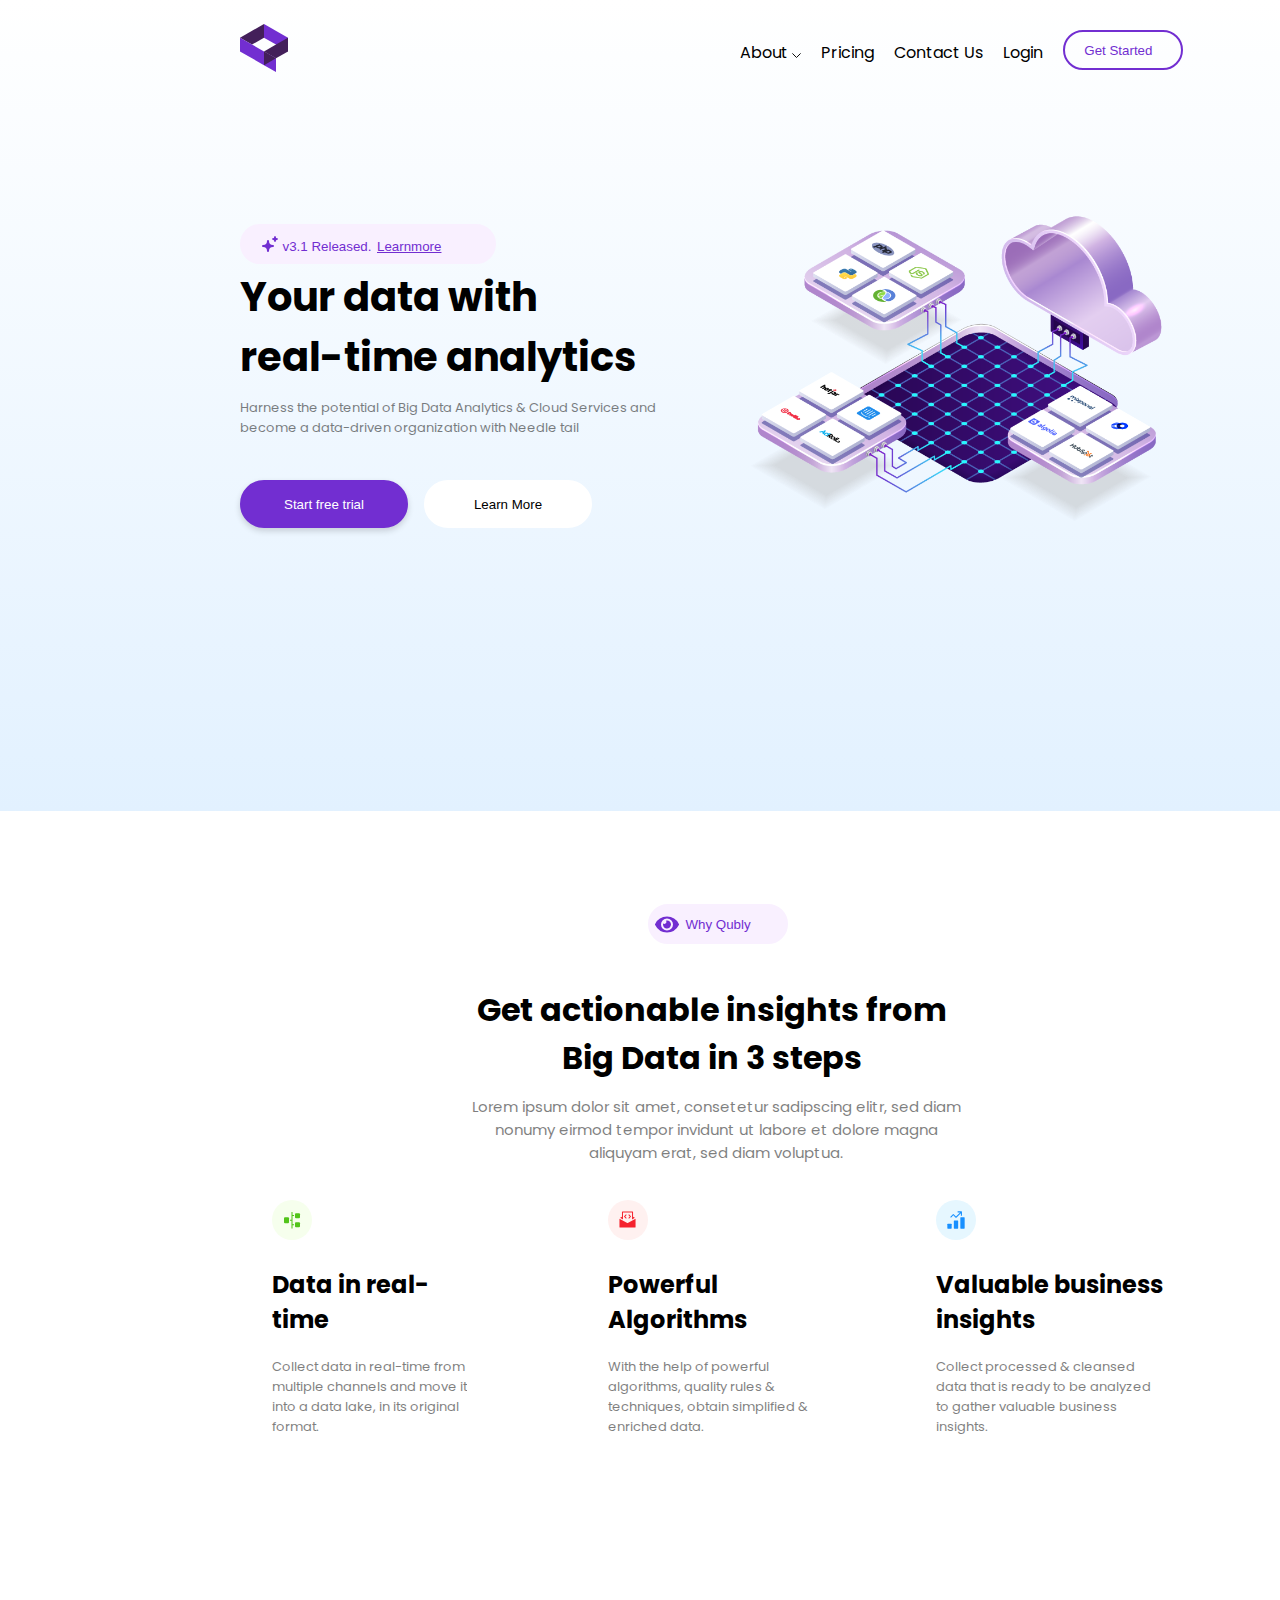
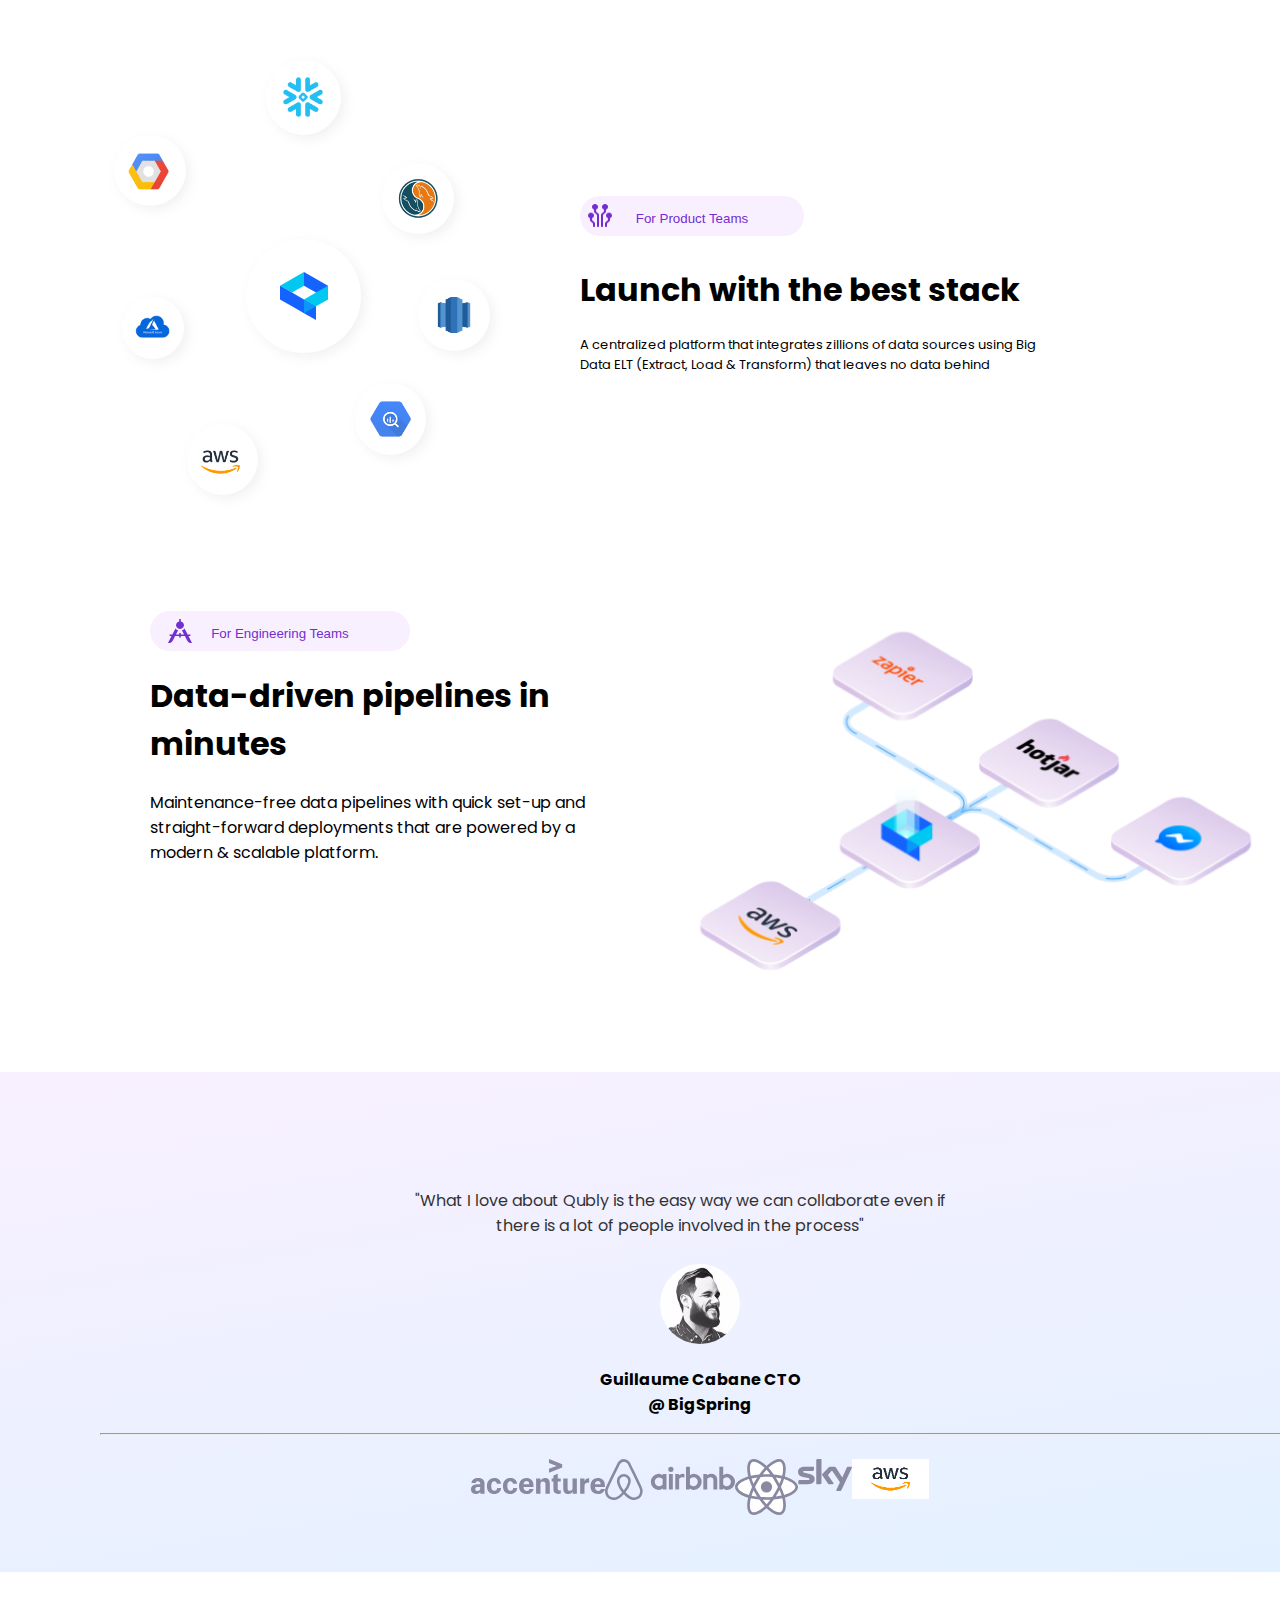
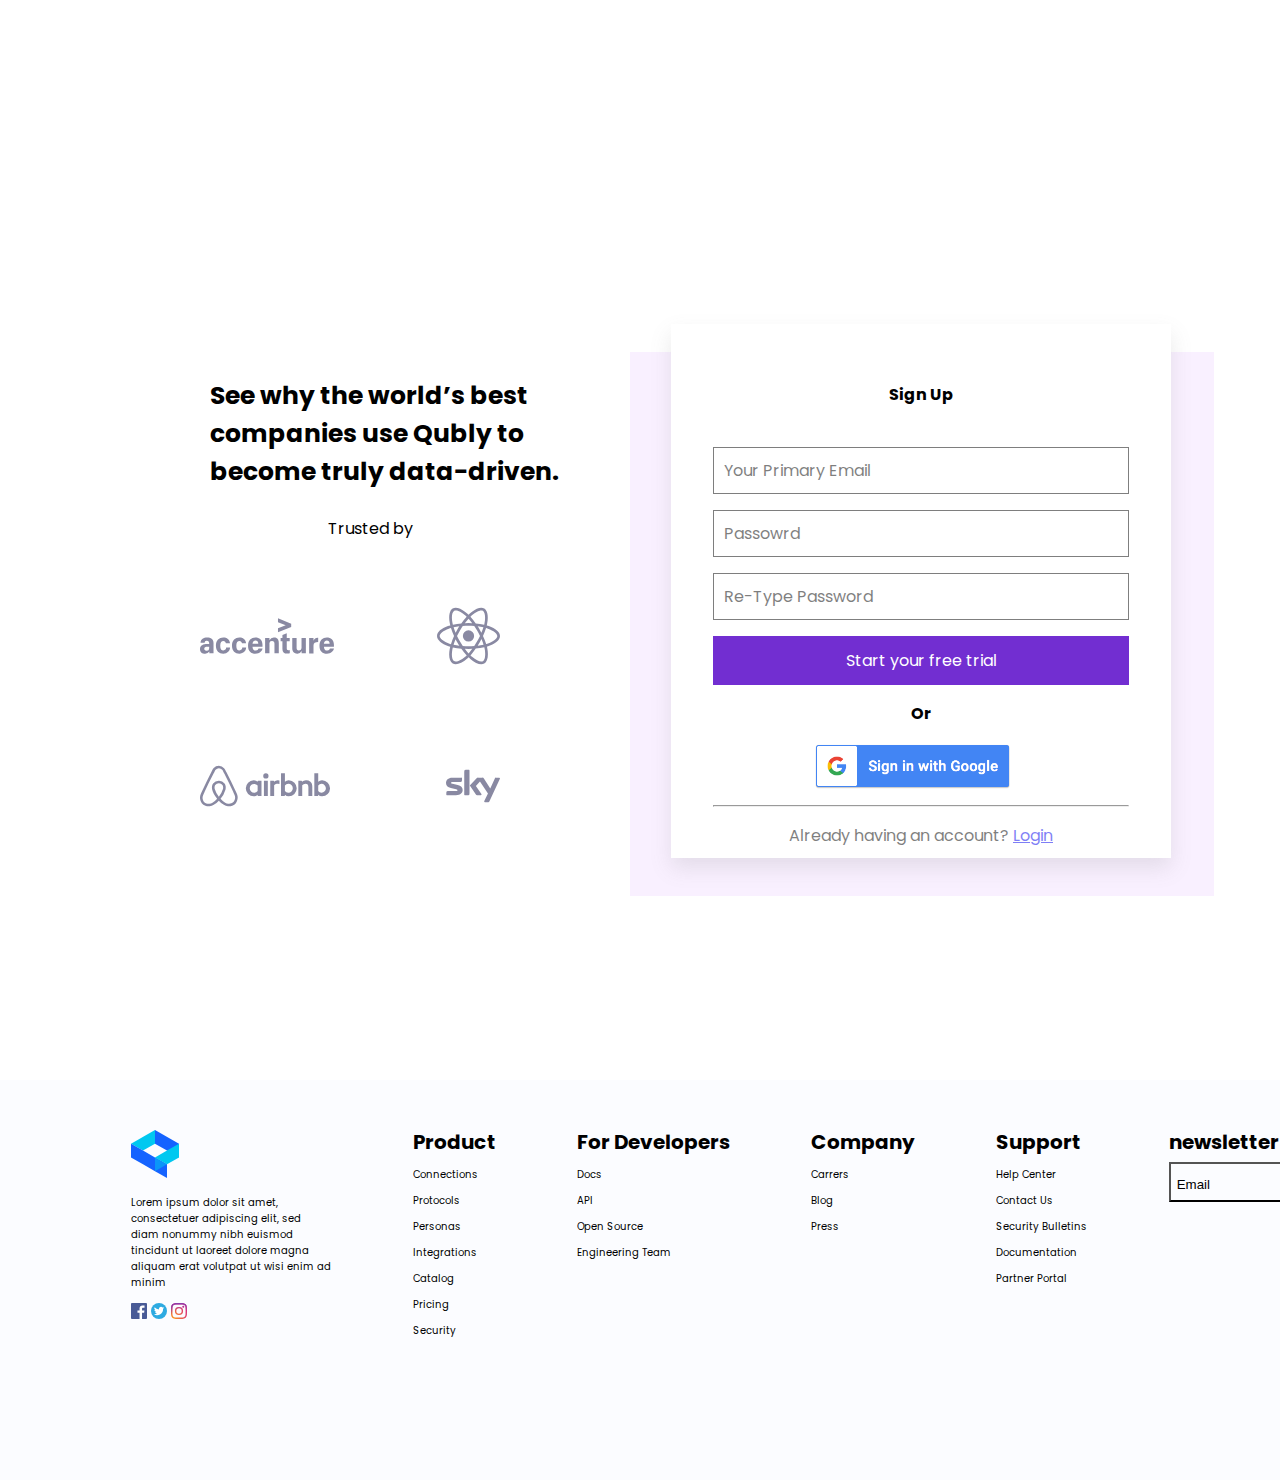
<file: index.html>
<!DOCTYPE html>
<html lang="en">
<head>
    <meta charset="UTF-8">
    <meta http-equiv="X-UA-Compatible" content="IE=edge">
    <meta name="viewport" content="width=device-width, initial-scale=1.0">
    <title>Qubly__Dribble</title>
    <link rel="icon" href="images/logo.svg" title="images/logo.svg">
    <link rel="stylesheet" href="https://cdn.jsdelivr.net/npm/swiper/swiper-bundle.min.css"/>

    <style>
        @import url('https://fonts.googleapis.com/css2?family=Poppins:ital,wght@0,100;0,200;0,300;0,400;0,500;0,600;0,700;0,800;0,900;1,100;1,200;1,300;1,400;1,500;1,600;1,700;1,800;1,900&display=swap');
      
    </style>
</head>
<link rel="stylesheet" href="index.css">
<body>
    <div class="half">
        <div class="container">
        <nav class="navbar">
            <img class="navbar__logo" src="images/logo.svg" alt="Logo">
            <ul>
                <li class="navbar__nav">About <img src="images/small-down.png.svg" alt="dropdown"></li>
                <li class="navbar__nav">Pricing</li>
                <li class="navbar__nav">Contact Us</li>
                <li class="navbar__nav">Login</li>
                <button class="navbar__nav--button">Get Started</button>
            </ul>
        </nav>
        </div>
        <section class="content">
            <div class="container">
        <div class="row">
            <div class="colcontent">
                <button class="colcontent__button"> 
                    <img class="colcontent__button--image" src="images/edit-brightness.svg" alt="edit-brightness">
                    <p class="colcontent__button--ver"> v3.1 Released.</p> 
                    <p class="colcontent__button--learnmore"> Learnmore </p> 
                </button>
                <h1 class="colcontent__heading">Your data with<br> real-time analytics</h1>
                <p class="colcontent__para">Harness the potential of Big Data Analytics & Cloud Services and become a data-driven organization with Needle tail</p>
                <button class="colcontent__left">Start free trial</button>
                <button class="colcontent__right">Learn More</button>
            </div>
            <div class="colimage">
                <img src="images/entryimage.png" alt="entryimage">
            </div>
        </div>
        </div>
        </section>
    <section class="first">
        <div class="container">
    <button class="first__button">
        <img src="images/awesome-eye.svg" alt="awesome-eye" class="first__button--eye">
        <p class="first__text">Why Qubly</p>
    </button>
    <h1 class="first__heading">Get actionable insights from Big Data in 3 steps</h1>
    <p class="first__para">Lorem ipsum dolor sit amet, consetetur sadipscing elitr, sed diam nonumy eirmod tempor invidunt ut labore et dolore magna aliquyam erat, sed diam voluptua.</p>
    <div class="first__contents">
        <div class="first__content--data">
            <img src="images/data-in-real-time.svg" alt="data-in-real-time" class="first__image">
            <h2 class="first__font">Data in real-<br>time</h2>
            <p class="first__insight">Collect data in real-time from multiple channels and move it<br> into a data lake, in its original <br> format.</p>
        </div>
        <div class="first__content--algo">
            <img src="images/powerful-algorithms.svg" alt="powerful-algorithms" class="first__image">
            <h2 class="first__font">Powerful Algorithms</h2>
            <p class="first__insight">With the help of powerful algorithms, quality rules & techniques, obtain simplified & enriched data.</p>
        </div>
        <div class="first__content--business">
            <img src="images/valuable-business-insights.svg" alt="valuable-business-insights" class="first__image">
            <h2  class="first__font">Valuable business insights</h2>
            <p class="first__insight">Collect processed & cleansed data that is ready to be analyzed<br> to gather valuable business<br> insights.</p>
        </div>
    </div>
    </div>
    </section>
    <section class="second">
        <div class="container">
        <div class="second__image">
            <img src="images/second.png" alt="image logo">
        </div>
        <div class="second__contents">
            <button class="second__button">
                <img src="images/electronic-circuit.png" alt="electronic-circuit" class="second__circuit">
                <p class="second__content">For Product Teams</p>
            </button>
            <h1 class="second__heading">Launch with the best stack</h1>
            <p class="second__paragraph">A centralized platform that integrates zillions of data sources using Big<br> Data ELT (Extract, Load & Transform) that leaves no data behind</p>
        </div>
        </div>
    </section>
    <div class="container">
    <section class="third">
        <div class="third__contents">
            <button class="third__button">
                <img src="images/compass.svg" alt="compass" class="third__compass">
                <p class="third__but">For Engineering Teams</p>
            </button>
            <h1 class="third__heading">Data-driven pipelines in minutes</h1>
            <p class="third__paragraph">Maintenance-free data pipelines with quick set-up and straight-forward deployments that are powered by a modern & scalable platform.</p>
        </div>
        <div class="third__image">
            <img src="images/third.png" alt="third" class="third__image">
        </div>
    </section>
    </div>
    <section class="fourth">
        <div class="container">
        <div class="fourth__content">
        <p class="fourth__quoted">"What I love about Qubly is the easy way we can collaborate even if <br> there is a lot of people involved in the process"</p>
        <img src="images/fourth.png" alt="human image" class="fourth__image">
        <p class="fourth__gullime">Guillaume Cabane CTO <br> @ BigSpring</p>
        </div>
        <hr>
        <div class="fourth__client">
            <p class="fourth__client--accenture"><img src="images/accenture-4.svg" alt="accenture"></p>
            <p class="fourth__client--airbng"> <img src="images/airbnb.svg" alt="airbng"></p>
            <p class="fourth__client--react"> <img src="images/react.svg" alt="react"></p>
            <p class="fourth__client--sky"><img src="images/sky-4.svg" alt="sky"></p>
            <p class="fourth__client--aws"><img src="images/aws.png" alt="AWS"></p>
        </div>
        </div>    
    </section>  
   <div class="container">
    <section class="five">
    
        <div class="five__content">
            <p class="five__para">
                See why the world’s best <br> companies use Qubly to become truly data-driven.
            </p>
            <p class="five__text">
                Trusted by
            </p>
            <div class="five__company">
                <img src="images/accenture-4.svg" alt="accenture-4">
                <img src="images/react.svg" alt="react">
                <img src="images/airbnb.svg" alt="airbnb">
                <img src="images/sky-4.svg" alt="sky-4">
            </div>
        </div>
        <div class="five__signup">
            <div class="five__back">
                <div class="five__insight">
                    <p class="five__insight--signup">Sign Up</p>
                    <p class="five__box">Your Primary Email</p>
                    <p class="five__box">Passowrd</p>
                    <p class="five__box">Re-Type Password</p>
                    <p class="five__box--trial">Start your free trial</p>
                    <p class="five__or">Or</p>
                    <img src="images/btn_google_signin_dark_normal_web@2x.png" alt="btn_google_signin_dark_normal_web" class="five__sigin">
                    <hr>
                    <p class="five__haveacc">Already having an account? <a href="#">Login</a></p>
                </div>
            </div>
        </div>

    </section>
    </div>
    <div class="container">
    <section class="footer">
        <div class="footer__first">
            <img src="images/footerlogo.png" alt="footerlogo" class="footer__logo">
            <p class="footer__text">Lorem ipsum dolor sit amet, consectetuer adipiscing elit, sed diam nonummy nibh euismod tincidunt ut laoreet dolore magna aliquam erat volutpat ut wisi enim ad minim</p>
            <img src="images/facebook-icon.svg" alt="facebook-icon" class="footer__image">
            <img src="images/twitter-3.svg" alt="twitter-3" class="footer__image">
            <img src="images/instagram-2016.svg" alt="instagram" class="footer__image">
        </div>
        <div class="footer__second">
            <h6 class="footer__heading">Product</h6>
            <p class="footer__text">Connections</p>
            <p class="footer__text">Protocols</p>
            <p class="footer__text">Personas</p>
            <p class="footer__text">Integrations</p>
            <p class="footer__text">Catalog</p>
            <p class="footer__text">Pricing</p>
            <p class="footer__text">Security</p>
        </div>
        <div class="footer__third">
            <h6 class="footer__heading">For Developers</h6>
            <p class="footer__text">Docs</p>
            <p class="footer__text">API</p>
            <p class="footer__text">Open Source</p>
            <p class="footer__text">Engineering Team</p>
        </div>
        <div class="footer__fourth">
            <h6 class="footer__heading">Company</h6>
            <p class="footer__text">Carrers</p>
            <p class="footer__text">Blog</p>
            <p class="footer__text">Press</p>
        </div>
        <div class="footer__five">
            <h6 class="footer__heading">Support</h6>
            <p class="footer__text">Help Center</p>
            <p class="footer__text">Contact Us</p>
            <p class="footer__text">Security Bulletins</p>
            <p class="footer__text">Documentation</p>
            <p class="footer__text">Partner Portal</p>
        </div>
        <div class="footer__six">
            <h6 class="footer__heading">newsletter</h6>
            <button class="footer__button">Email <img src="images/icons8-email-send-24.png" alt="message sent image" class="footer__icon"></button>
        </div>
        </div>
    </section>
</div>
<script src="https://cdn.jsdelivr.net/npm/swiper/swiper-bundle.min.js"></script>

<!-- Initialize Swiper -->
<script>
  var swiper = new Swiper(".mySwiper", {
    pagination: {
      el: ".swiper-pagination"
    }
  });
</script>
</body>
</html>
</file>
<file: index.css>
.container{
    top:0px;
    left:0px;
    margin: auto;
    max-width: 1200px;
    width:100%;
    font-family: 'Poppins', sans-serif;
}
.half{
    position: absolute;
    top: 0px;
    left: 0px;
    width:1400px;
    height: 811px;
    background: transparent linear-gradient(180deg, #FFFFFF 0%, #E2F1FF 100%);
    opacity: 1;
}
.navbar{
    position: absolute;
    top: 24px;
    left: 240px;
    width: 962px;
    height: 48px;
    opacity: 1;
}
.navbar__logo{
    top: 24px;
    left: 240px;
    width: 48px;
    height: 48px;
}
ul{
    list-style-type:none;
    display:flex;
    margin-left: 440px;
    position: absolute;
    top:0;
}
li{
    padding-left: 20px;
}
.navbar__nav--button{
    margin-left: 20px;
    margin-top: -10px;
    border: 2px solid #722ED1;
    background-color: transparent;
    color: #722ED1;
    opacity:1;
    width:120px;
    height:40px;
    padding:2px 20px 2px 10px;
    border-radius: 50px;
    cursor: pointer;
}
.navbar__nav--button:hover{
    background-color:#722ED1;
    color:#fff;
}
.content{
    margin:auto;
}
.colcontent__button{
    display: flex;
    justify-content: center;
    position: absolute;
    top: 224px;
    left: 240px;
    width: 256px;
    height: 40px;
    border-radius:50px;
    background-color:#F9F0FF;
    border: 2px solid #F9F0FF;
}
.colcontent__button--image{
    position: absolute;
    left:20px;
    top: 10px;
}
.colcontent__button--ver{
    position: absolute;
    top: 0px;
    left: 35px; 
    width: 100px;
    height: 21px;
    color:#722ED1;
}
.colcontent__button--learnmore{
    position: absolute;
    top: 0px;
    left: 135px;
    width: 80px;
    height: 21px;
    text-align: left;
    color: #722ED1;
    text-decoration: underline;
    cursor:pointer;
}
.colcontent__heading{
    position: absolute;
    top: 240px;
    left: 240px;
    width: 416px;
    height: 128px;
    font-size:40px;
    text-align: left;
}
.colcontent__para{
    position: absolute;
    top: 385px;
    left: 240px;
    width: 456px;
    height: 72px;
    font-size: small;
    opacity: 0.5;
}
.colcontent__left{
    position: absolute;
    top: 480px;
    left: 240px;
    width: 168px;
    height: 48px;
    border:2px solid #722ED1;
    border-radius: 50px;
    background-color: #722ED1;
    color: white;
    cursor: pointer;
    box-shadow: 0px 3px 6px #00000029;
}
.colcontent__left:hover{
    background-color: #7a2de6;
    color:#fff;
}
.colcontent__right{
    position: absolute;
    top: 480px;
    left: 424px;
    width: 168px;
    height: 48px;
    border-radius: 50px;
    background-color: white;
    border: 2px solid white;
    cursor: pointer;
}
.colcontent__right:hover{
    background-color:transparent;
}
.colimage{
    position: absolute;
    top: 168px;
    left: 720px;
    width: 492px;
    height: 386px;
}
.first{
    top: 904px;
    left: 272px;
    width: 896px;
    height: 528px;
}
.first__button{
    position: absolute;
    top: 904px;
    left: 648px;
    width: 140px;
    height: 40px;
    border: 2px solid #F9F0FF;
    border-radius: 50px;
    background-color: #F9F0FF;
}
.first__text{
    color:#722ED1;
    margin-top:10px;
}
.first__button--eye{
    position: absolute;
    left:5px;
    bottom:10px;
    top:10px;
    width: 24px;
    height: 17px;
}
.first__button--text{
    position: absolute;
    color:#722ED1;
    top: 900px;
    left: 694px;
    width: 78px;
    height: 20px;
}
.first__heading{
    position: absolute;
    top: 965px;
    left: 472px;
    width: 480px;
    height: 88px;
    text-align: center;
}
.first__para{
    position: absolute;
    top: 1080px;
    left: 464px;
    width: 504px;
    height: 72px;
    text-align: center;
    font-size: 15px;
    opacity: 0.5;
}

.first__content--data{
    position: absolute;
    top: 1200px;
    left: 272px;
    width: 232px;
    height: 232px;
}
.first__content--algo{
    position: absolute;
    top: 1200px;
    left: 608px;
    width: 232px;
    height: 232px;
}
.first__content--business{
    position: absolute;
    top: 1200px;
    left: 936px;
    width: 232px;
    height: 232px;
}
.first__font{
    text-align: left;
}
.first__insight{
    font-size: small;
    opacity:0.5;
    text-align: left;
    width:232px;
    height: 96px;
}
.second{
    position: absolute;
    top: 1646px;
    left:100px;
    width: 1016px;
    height: 436px;
    display: flex;
}
.second__image{
    width: 100px;
    height: 100px;
}
.second__contents{
    width:632px;
    height:435px;
    margin-top:50px;
    margin-left: 480px;
}
.second__circuit{
    width: 24px;
    height:24px;
    padding-right: 200px;
    padding-top: 5px;
}
.second__button{
    width: 224px;
    height: 40px;
    border-radius: 50px;
    border:2px solid #F9F0FF;
    background-color: #F9F0FF;
}
.second__content{
    color:#722ED1;
    margin-bottom: 100px;
    margin-top: -20px;
}
.second__heading{
    text-align: left;
    margin-top: 30px;
}
.second__paragraph{
    font-size: small;
}
.third{
    position: absolute;
    top: 2211px;
    left: 150px;
    width: 1150px;
    height: 414px;
    display: flex;
    flex-direction: row;
}
.third__image{
    width: 680px;
    height: 420px;
}
.third__button{
    width:260px;
    height: 40px;
    border-radius: 50px;
    background-color: #F9F0FF;
    border: 2px solid #F9F0FF;
}
.third__compass{
    padding-right: 200px;
    padding-top: 5px;
}
.third__but{
    margin-top:-20px;
    color:#722ED1;
}
.fourth{
    position: absolute;
    top: 2672px;
    left: 0px;
    width: 1400px;
    height: 400px;
    padding-top: 100px;
    background: transparent linear-gradient(171deg, var(--unnamed-color-f9f0ff) 0%, #E2F1FF 100%) 0% 0% no-repeat padding-box;
    background: transparent linear-gradient(171deg, #F9F0FF 0%, #E2F1FF 100%) 0% 0% no-repeat padding-box;
}
.fourth__content{
    text-align: center;
}
.fourth__quoted{
    padding-left: 255px;
    width:650px;
    height:60px;
    opacity: 0.8;
}

.fourth__gullime{
    font-weight: bold;
}
.fourth__client{
    display:flex;
    justify-content: center;
    
}
.fourth__tonken{
    font-weight: bold;
    opacity: 0.5;
}
.fourth__bigspring{
    font-weight: bold;
}
.fourth__clearbit{
    opacity:0.5;
}
.fourth__Mine{
    font-weight: bold;
    opacity: 0.5;
}
.fourth__shake{
    font-weight: bold;
    opacity: 0.5;
}
.five{
    position: absolute;
    top: 3552px;
    width: 1064px;
    left:150px;
    height: 568px;
    display: flex;
    justify-content: space-between;
}
.five__para{
    font-weight: bold;
    font-size: 25px;
    text-align:left;
    width: 350px;
    padding-left: 60px;
    font-family:  'Poppins', sans-serif;

}
.five__text{
    text-align: center;
    padding-left:30px ;
    text-decoration:dashed;
    font-family:  'Poppins', sans-serif;
}
.five__company{
    display: flex;
    flex-wrap: wrap;
    justify-content: space-between;
    width:300px;
    height:300px;
    margin-left: 50px;
    font-family:  'Poppins', sans-serif;
}
.five__back{
    border:2px solid #F9F0FF;
    width: 480px;
    height: 440px;
    background-color: #F9F0FF;
    padding: 50px;

}
.five__insight{
    border: 2px solid white;
    width: 416px;
    height: 450px;
    background-color: white;
    margin: auto;
    margin-top: -80px;
    margin-left: -11px;
    padding:40px;
    box-shadow: 0px 10px 20px #74747429;
    font-family:  'Poppins', sans-serif;
}
.five__insight--signup{
    text-align: center;
    font-weight: bold;
    margin-bottom: 40px;
}
.five__box{
    border: 1px solid black;
    padding:10px;
    opacity:0.5;
}
.five__box--trial{
    border:2px solid #722ED1;
    padding:10px;
    color:white;
    text-align: center;
    background-color: #722ED1;
}
.five__or{
    text-align: center;
    font-weight: bold;
}
.five__sigin{
    padding-left: 100px;
}
.five__haveacc{
    text-align: center;
    opacity: 0.5;
}
.footer{
    position: absolute;
    top: 4280px;
    left: 0px;
    width:1350px;
    height: 400px;
    background-color: #FBFCFF;
    display: flex;
    justify-content: space-evenly;
    padding-left:50px ;
}
.footer__first{
    width:200px;
    margin-top: 50px;
}
.footer__text{
    font-size: 10px;
}
.footer__heading{
    font-weight: bold;
    font-size: 20px;
    margin-bottom: 5px;
}
.footer__button{
    width:150px;
    height:40px;
    background-color: transparent;
    text-align: left;
    padding-bottom: 20px;
}
.footer__icon{
    padding-left: 70px;
    color:#722ED1;
}
</file>
